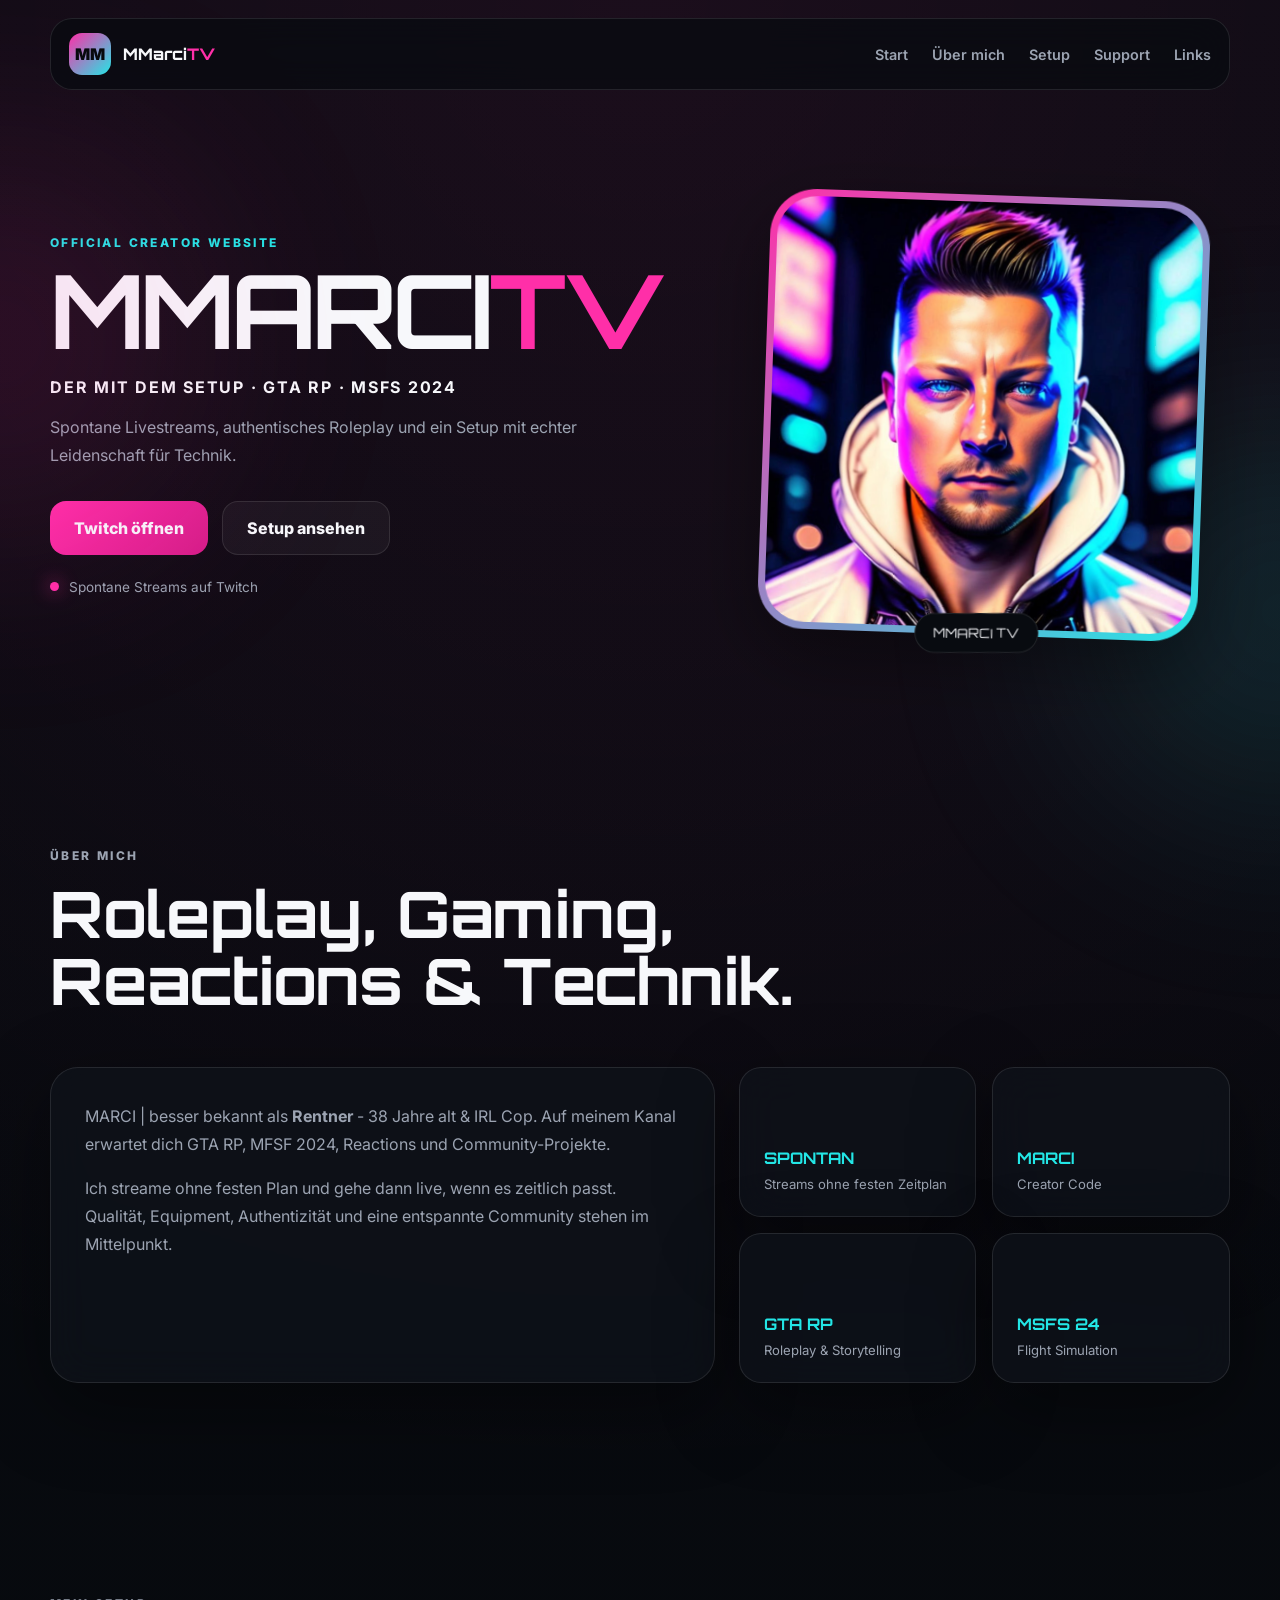
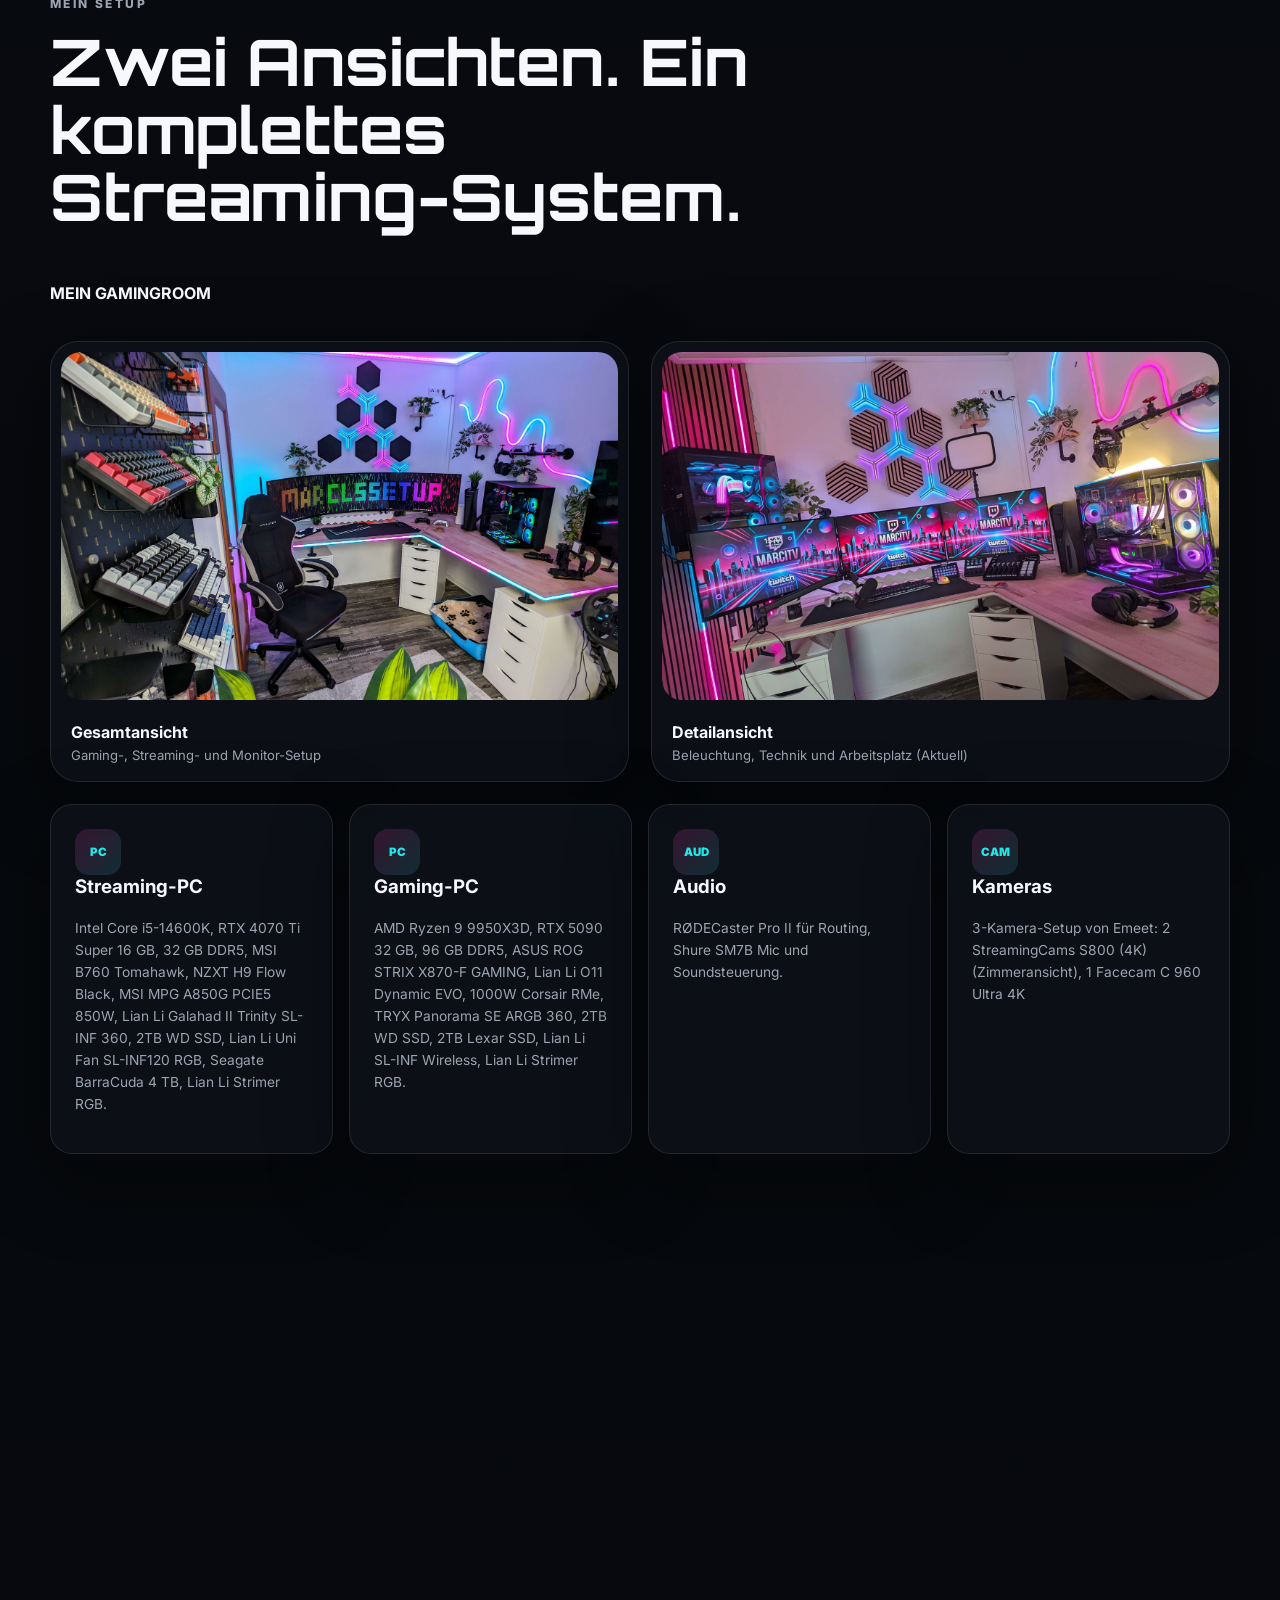
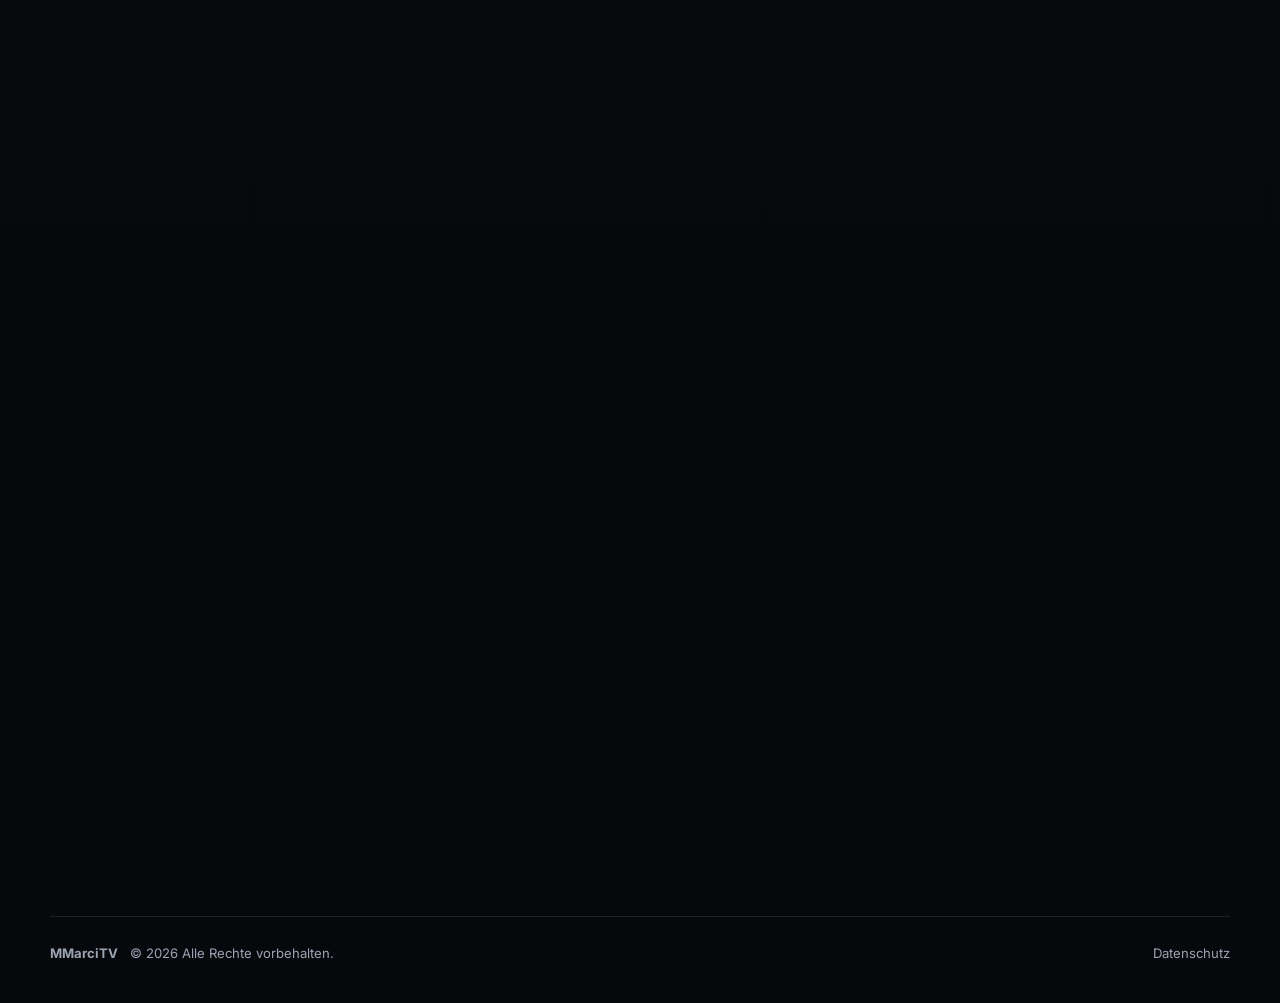
<file: index.html>
<!DOCTYPE html>
<html lang="de">
<head>
  <meta charset="UTF-8">
  <meta name="viewport" content="width=device-width, initial-scale=1.0">
  <meta name="theme-color" content="#07090d">
  <meta name="description" content="Offizielle Website von MMarciTV – GTA RP, MSFS 2024, Streaming und Setup.">
  <title>MMarciTV | Offizielle Website</title>
  <link rel="preconnect" href="https://fonts.googleapis.com">
  <link rel="preconnect" href="https://fonts.gstatic.com" crossorigin>
  <link href="https://fonts.googleapis.com/css2?family=Inter:wght@400;500;600;700;800&family=Orbitron:wght@600;700;800&display=swap" rel="stylesheet">
  <link rel="stylesheet" href="styles.css">
</head>
<body>
  <div class="orb orb-pink"></div>
  <div class="orb orb-cyan"></div>

  <header class="site-header">
    <a class="brand" href="#start">
      <span class="brand-mark">MM</span>
      <span class="brand-name">MMarci<span>TV</span></span>
    </a>
    <button class="menu-button" aria-label="Menü öffnen" aria-expanded="false">☰</button>
    <nav class="main-nav">
      <a href="#start">Start</a>
      <a href="#ueber-mich">Über mich</a>
      <a href="#setup">Setup</a>
      <a href="#support">Support</a>
      <a href="#links">Links</a>
    </nav>
  </header>

  <main>
    <section id="start" class="hero section">
      <div class="hero-copy reveal">
        <p class="eyebrow">OFFICIAL CREATOR WEBSITE</p>
        <h1>MMARCI<span>TV</span></h1>
        <p class="hero-subtitle">DER MIT DEM SETUP · GTA RP · MSFS 2024</p>
        <p class="hero-text">Spontane Livestreams, authentisches Roleplay und ein Setup mit echter Leidenschaft für Technik.</p>
        <div class="hero-actions">
          <a class="button button-primary" data-link="twitch" href="#" target="_blank">Twitch öffnen</a>
          <a class="button button-secondary" href="#setup">Setup ansehen</a>
        </div>
        <div class="live-status"><span class="live-dot"></span><span>Spontane Streams auf Twitch</span></div>
      </div>

      <div class="hero-visual reveal">
        <div class="profile-frame">
          <img src="assets/profile.jpg" alt="Profilbild von MMarciTV">
          <span class="profile-badge">MMARCI TV</span>
        </div>
      </div>
    </section>

    <section id="ueber-mich" class="section">
      <div class="section-heading reveal">
        <p class="eyebrow">ÜBER MICH</p>
        <h2>Roleplay, Gaming, Reactions & Technik.</h2>
      </div>
      <div class="about-grid">
        <article class="glass-card about-card reveal">
          <p>MARCI | besser bekannt als <strong>Rentner</strong> - 38 Jahre alt & IRL Cop. Auf meinem Kanal erwartet dich GTA RP, MFSF 2024, Reactions und Community-Projekte.</p>
          <p>Ich streame ohne festen Plan und gehe dann live, wenn es zeitlich passt. Qualität, Equipment, Authentizität und eine entspannte Community stehen im Mittelpunkt.</p>
        </article>
        <div class="stat-grid">
          <article class="stat-card reveal"><strong>SPONTAN</strong><span>Streams ohne festen Zeitplan</span></article>
          <article class="stat-card reveal"><strong>MARCI</strong><span>Creator Code</span></article>
          <article class="stat-card reveal"><strong>GTA RP</strong><span>Roleplay & Storytelling</span></article>
          <article class="stat-card reveal"><strong>MSFS 24</strong><span>Flight Simulation</span></article>
        </div>
      </div>
    </section>

    <section id="setup" class="section">
      <div class="section-heading reveal">
        <p class="eyebrow">MEIN SETUP</p>
        <h2>Zwei Ansichten. Ein komplettes Streaming-System.</h2>
        <h4>MEIN GAMINGROOM</h4>
      </div>

      <div class="setup-gallery">
        <figure class="setup-image reveal">
          <img src="assets/setup1.jpg" alt="Gesamtansicht des Streaming-Setups">
          <figcaption><strong>Gesamtansicht</strong><span>Gaming-, Streaming- und Monitor-Setup</span></figcaption>
        </figure>
        <figure class="setup-image reveal">
          <img src="assets/setup2.jpg" alt="Detailansicht des Streaming-Setups">
          <figcaption><strong>Detailansicht</strong><span>Beleuchtung, Technik und Arbeitsplatz (Aktuell)</span></figcaption>
        </figure>
      </div>

      <div class="hardware-grid">
        <article class="hardware-card reveal"><span class="hardware-icon">PC</span><h3>Streaming-PC</h3><p>Intel Core i5-14600K, RTX 4070 Ti Super 16 GB, 32 GB DDR5, MSI B760 Tomahawk, NZXT H9 Flow Black, MSI MPG A850G PCIE5 850W, Lian Li Galahad II Trinity SL-INF 360, 2TB WD SSD, Lian Li Uni Fan SL-INF120 RGB, Seagate BarraCuda 4 TB, Lian Li Strimer RGB.</p></article>
        <article class="hardware-card reveal"><span class="hardware-icon">PC</span><h3>Gaming-PC</h3><p>AMD Ryzen 9 9950X3D, RTX 5090 32 GB, 96 GB DDR5, ASUS ROG STRIX X870-F GAMING, Lian Li O11 Dynamic EVO, 1000W Corsair RMe, TRYX Panorama SE ARGB 360, 2TB WD SSD, 2TB Lexar SSD, Lian Li SL-INF Wireless, Lian Li Strimer RGB.</p></article>
        <article class="hardware-card reveal"><span class="hardware-icon">AUD</span><h3>Audio</h3><p>RØDECaster Pro II für Routing, Shure SM7B Mic und Soundsteuerung.</p></article>
        <article class="hardware-card reveal"><span class="hardware-icon">CAM</span><h3>Kameras</h3><p>3-Kamera-Setup von Emeet: 2 StreamingCams S800 (4K) (Zimmeransicht), 1 Facecam C 960 Ultra 4K</p></article>
      </div>
    </section>

    <section id="support" class="section support-section">
      <div class="support-copy reveal">
        <p class="eyebrow">SUPPORT</p>
        <h2>Unterstütze den Kanal.</h2>
        <p>Du kannst den Stream über Twitch, eine freiwillige Spende per PayPal oder den Creator Code <strong>MARCI</strong> auf Narco City unterstützen.</p>
      </div>
      <div class="support-actions reveal">
        <a class="support-card support-card-pink" data-link="donation" href="#" target="_blank"><span>Spendenlink</span><strong>Support senden</strong></a>
        <div class="support-card support-card-cyan"><span>Creator Code - Narco City</span><strong>MARCI</strong></div>
      </div>
    </section>

    <section id="links" class="section">
      <div class="section-heading reveal">
        <p class="eyebrow">SOCIALS</p>
        <h2>Alle Plattformen auf einen Blick.</h2>
      </div>
      <div class="social-grid">
        <a class="social-card reveal" data-link="twitch" href="#" target="_blank"><span class="social-icon">TTV</span><div><strong>Twitch</strong><small>Livestreams & GTA RP</small></div><span>↗</span></a>
        <a class="social-card reveal" data-link="discord" href="#" target="_blank"><span class="social-icon">DC</span><div><strong>Discord</strong><small>Community beitreten</small></div><span>↗</span></a>
        <a class="social-card reveal" data-link="instagram" href="#" target="_blank"><span class="social-icon">IG</span><div><strong>Instagram</strong><small>Setup, Bilder & Updates</small></div><span>↗</span></a>
        <a class="social-card reveal" data-link="tiktok" href="#" target="_blank"><span class="social-icon">TT</span><div><strong>TikTok</strong><small>Clips & Highlights</small></div><span>↗</span></a>
        <a class="social-card reveal" data-link="youtube" href="#" target="_blank"><span class="social-icon">YT</span><div><strong>YouTube</strong><small>Videos & Highlights</small></div><span>↗</span></a>
        <a class="social-card reveal" data-link="email" href="#"><span class="social-icon">@</span><div><strong>Business</strong><small>Kooperationen & Anfragen</small></div><span>↗</span></a>
      </div>
    </section>
  </main>

  <footer class="site-footer">
    <div><strong>MMarciTV</strong><span>© <span id="year"></span> Alle Rechte vorbehalten.</span></div>
    <nav><a href="datenschutz.html">Datenschutz</a></nav>
  </footer>

  <script src="script.js"></script>
</body>
</html>
</file>
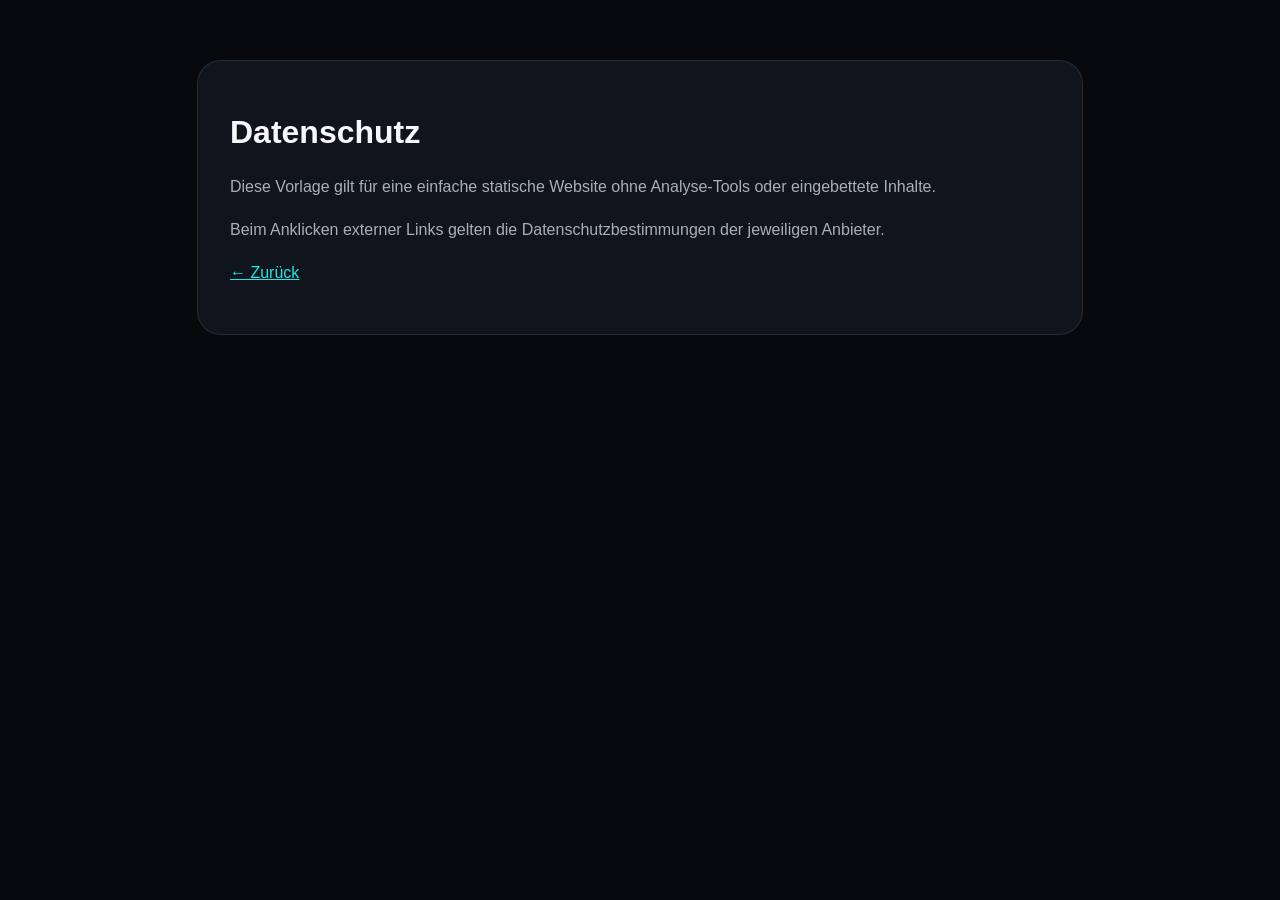
<file: datenschutz.html>
<!DOCTYPE html><html lang="de"><head><meta charset="UTF-8"><meta name="viewport" content="width=device-width,initial-scale=1"><title>Datenschutz | MMarciTV</title><link rel="stylesheet" href="legal.css"></head><body><main class="legal"><h1>Datenschutz</h1><p>Diese Vorlage gilt für eine einfache statische Website ohne Analyse-Tools oder eingebettete Inhalte.</p><p>Beim Anklicken externer Links gelten die Datenschutzbestimmungen der jeweiligen Anbieter.</p><p><a href="index.html">← Zurück</a></p></main></body></html>
</file>
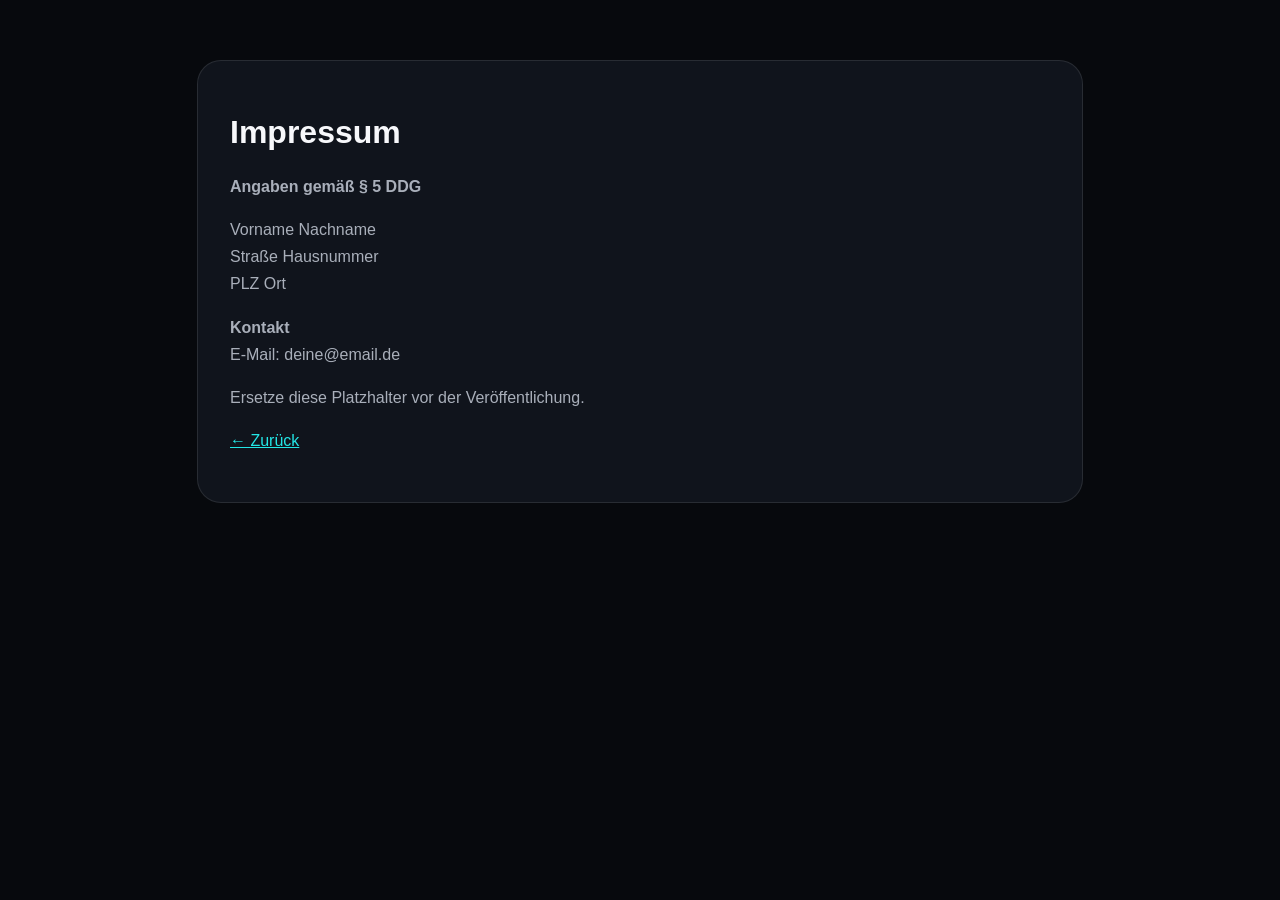
<file: impressum.html>
<!DOCTYPE html><html lang="de"><head><meta charset="UTF-8"><meta name="viewport" content="width=device-width,initial-scale=1"><title>Impressum | MMarciTV</title><link rel="stylesheet" href="legal.css"></head><body><main class="legal"><h1>Impressum</h1><p><strong>Angaben gemäß § 5 DDG</strong></p><p>Vorname Nachname<br>Straße Hausnummer<br>PLZ Ort</p><p><strong>Kontakt</strong><br>E-Mail: deine@email.de</p><p>Ersetze diese Platzhalter vor der Veröffentlichung.</p><p><a href="index.html">← Zurück</a></p></main></body></html>
</file>
<file: styles.css>
:root{--bg:#06080c;--panel:rgba(14,18,25,.8);--border:rgba(255,255,255,.1);--text:#f7f8fb;--muted:#9ca4b2;--pink:#ff2fa8;--cyan:#23e6e6;--shadow:0 24px 80px rgba(0,0,0,.42)}*{box-sizing:border-box}html{scroll-behavior:smooth;scroll-padding-top:100px}body{margin:0;background:radial-gradient(circle at top,rgba(255,47,168,.08),transparent 35%),linear-gradient(180deg,#080b10 0%,var(--bg) 100%);color:var(--text);font-family:Inter,sans-serif;overflow-x:hidden}a{color:inherit}.orb{position:fixed;width:360px;height:360px;filter:blur(130px);border-radius:50%;pointer-events:none;opacity:.16}.orb-pink{left:-180px;top:18%;background:var(--pink)}.orb-cyan{right:-180px;bottom:12%;background:var(--cyan)}.site-header{position:sticky;top:0;z-index:20;width:min(100% - 32px,1180px);margin:18px auto 0;min-height:70px;display:flex;align-items:center;justify-content:space-between;padding:14px 18px;border:1px solid var(--border);border-radius:22px;background:rgba(8,11,16,.76);backdrop-filter:blur(22px)}.brand{display:flex;align-items:center;gap:12px;text-decoration:none}.brand-mark{width:42px;height:42px;display:grid;place-items:center;border-radius:13px;background:linear-gradient(135deg,var(--pink),var(--cyan));color:#07090d;font-weight:900}.brand-name{font-family:Orbitron,sans-serif;font-weight:800}.brand-name span,h1 span{color:var(--pink)}.main-nav{display:flex;gap:24px}.main-nav a{color:var(--muted);font-size:.9rem;font-weight:600;text-decoration:none}.menu-button{display:none;border:0;background:transparent;color:var(--text);font-size:1.35rem}main,.site-footer{width:min(100% - 32px,1180px);margin-inline:auto}.section{padding:105px 0}.hero{min-height:calc(55vh - 110px);display:grid;grid-template-columns:1.12fr .88fr;align-items:center;gap:64px}.eyebrow{margin:0 0 14px;color:var(--cyan);font-size:.75rem;font-weight:800;letter-spacing:.2em}h1,h2,h3,p{margin-top:0}h1{margin-bottom:20px;font-family:Orbitron,sans-serif;font-size:clamp(3rem,8vw,6.7rem);line-height:.9;letter-spacing:-.045em}.hero-subtitle{font-weight:700;letter-spacing:.11em}.hero-text,.section-heading p,.support-copy p,.about-card p{color:var(--muted);line-height:1.75}.hero-actions{display:flex;flex-wrap:wrap;gap:14px;margin-top:32px}.button{display:inline-flex;justify-content:center;align-items:center;min-height:54px;padding:0 24px;border-radius:16px;text-decoration:none;font-weight:800}.button-primary{background:linear-gradient(135deg,var(--pink),#d51d88)}.button-secondary{border:1px solid var(--border);background:rgba(255,255,255,.045)}.live-status{display:flex;align-items:center;gap:10px;margin-top:24px;color:var(--muted);font-size:.85rem}.live-dot{width:9px;height:9px;border-radius:50%;background:var(--pink);box-shadow:0 0 18px rgba(255,47,168,.8)}.hero-visual{display:grid;place-items:center}.profile-frame{position:relative;width:min(100%,440px);aspect-ratio:1;padding:7px;border-radius:46px;background:linear-gradient(135deg,var(--pink),var(--cyan));box-shadow:var(--shadow);transform:rotate(2deg)}.profile-frame img{width:100%;height:100%;display:block;object-fit:cover;border-radius:40px}.profile-badge{position:absolute;left:50%;bottom:-18px;transform:translateX(-50%) rotate(-2deg);padding:11px 18px;border-radius:999px;background:#080b10;border:1px solid var(--border);font-family:Orbitron,sans-serif;font-size:.8rem}.section-heading{max-width:760px;margin-bottom:38px}.section-heading h2,.support-copy h2{font-family:Orbitron,sans-serif;font-size:clamp(2rem,5vw,4rem);line-height:1.05}.about-grid{display:grid;grid-template-columns:1.15fr .85fr;gap:24px}.glass-card,.stat-card,.hardware-card,.social-card,.support-card,.setup-image{border:1px solid var(--border);background:var(--panel);backdrop-filter:blur(20px);box-shadow:var(--shadow)}.about-card{padding:34px;border-radius:28px}.stat-grid{display:grid;grid-template-columns:repeat(2,1fr);gap:16px}.stat-card{min-height:150px;padding:24px;border-radius:22px;display:flex;flex-direction:column;justify-content:flex-end}.stat-card strong{font-family:Orbitron,sans-serif;color:var(--cyan)}.stat-card span{margin-top:8px;color:var(--muted);font-size:.82rem}.setup-gallery{display:grid;grid-template-columns:repeat(2,1fr);gap:22px}.setup-image{margin:0;padding:10px;border-radius:28px}.setup-image img{width:100%;aspect-ratio:16/10;object-fit:cover;border-radius:20px}.setup-image figcaption{display:grid;gap:5px;padding:18px 10px 8px}.setup-image figcaption span{color:var(--muted);font-size:.82rem}.hardware-grid{display:grid;grid-template-columns:repeat(4,1fr);gap:16px;margin-top:22px}.hardware-card{padding:24px;border-radius:22px}.hardware-icon{width:46px;height:46px;display:grid;place-items:center;border-radius:14px;background:linear-gradient(135deg,rgba(255,47,168,.18),rgba(35,230,230,.14));color:var(--cyan);font-weight:900;font-size:.72rem}.hardware-card p{color:var(--muted);line-height:1.6;font-size:.86rem}.support-section{display:grid;grid-template-columns:1fr 1fr;gap:42px;align-items:center}.support-actions{display:grid;grid-template-columns:repeat(2,1fr);gap:16px}.support-card{min-height:180px;padding:26px;border-radius:26px;text-decoration:none;display:flex;flex-direction:column;justify-content:flex-end}.support-card-pink{background:linear-gradient(145deg,rgba(255,47,168,.92),rgba(151,20,103,.9))}.support-card-cyan{background:linear-gradient(145deg,rgba(35,230,230,.23),rgba(14,58,65,.86))}.social-grid{display:grid;grid-template-columns:repeat(2,1fr);gap:16px}.social-card{min-height:96px;display:grid;grid-template-columns:52px 1fr auto;align-items:center;gap:16px;padding:18px;border-radius:22px;text-decoration:none}.social-icon {
  width: 46px;
  height: 46px;
  flex-shrink: 0;

  display: flex;
  align-items: center;
  justify-content: center;

  border-radius: 14px;

  background:
    linear-gradient(
      135deg,
      rgba(255, 0, 153, 0.16) 0%,
      rgba(134, 38, 145, 0.15) 48%,
      rgba(0, 229, 255, 0.13) 100%
    );

  color: #25f2e6;

  font-family: "Inter", sans-serif;
  font-size: 14px;
  font-weight: 800;
  line-height: 1;

  border: 1px solid rgba(255, 255, 255, 0.025);

  box-shadow:
    inset 0 1px 0 rgba(255, 255, 255, 0.025),
    0 0 18px rgba(0, 229, 255, 0.025);
}.social-card div{display:grid;gap:5px}.social-card small{color:var(--muted)}.site-footer{display:flex;justify-content:space-between;padding:28px 0 42px;border-top:1px solid var(--border);color:var(--muted);font-size:.82rem}.site-footer div,.site-footer nav{display:flex;gap:12px}.site-footer a{text-decoration:none}.reveal{opacity:0;transform:translateY(24px);transition:.7s}.reveal.is-visible{opacity:1;transform:none}@media(max-width:900px){.main-nav{position:absolute;left:0;right:0;top:78px;display:none;flex-direction:column;padding:18px;border:1px solid var(--border);border-radius:20px;background:rgba(8,11,16,.96)}.main-nav.is-open{display:flex}.menu-button{display:block}.hero,.about-grid,.support-section{grid-template-columns:1fr}.hero{padding-top:80px;min-height:auto}.hero-copy{order:2}.hero-visual{order:1}.hardware-grid{grid-template-columns:repeat(2,1fr)}}@media(max-width:650px){.site-header,main,.site-footer{width:min(100% - 20px,1180px)}.section{padding:78px 0}.setup-gallery,.social-grid,.support-actions,.stat-grid,.hardware-grid{grid-template-columns:1fr}.hero-actions{flex-direction:column}.button{width:100%}.site-footer,.site-footer div{flex-direction:column}}
</file>
<file: legal.css>
body{margin:0;background:#07090d;color:#f7f8fb;font-family:Arial,sans-serif}.legal{width:min(100% - 28px,820px);margin:60px auto;padding:32px;border:1px solid rgba(255,255,255,.1);border-radius:24px;background:#10141c}.legal p{color:#a9afba;line-height:1.7}.legal a{color:#23e6e6}
</file>
